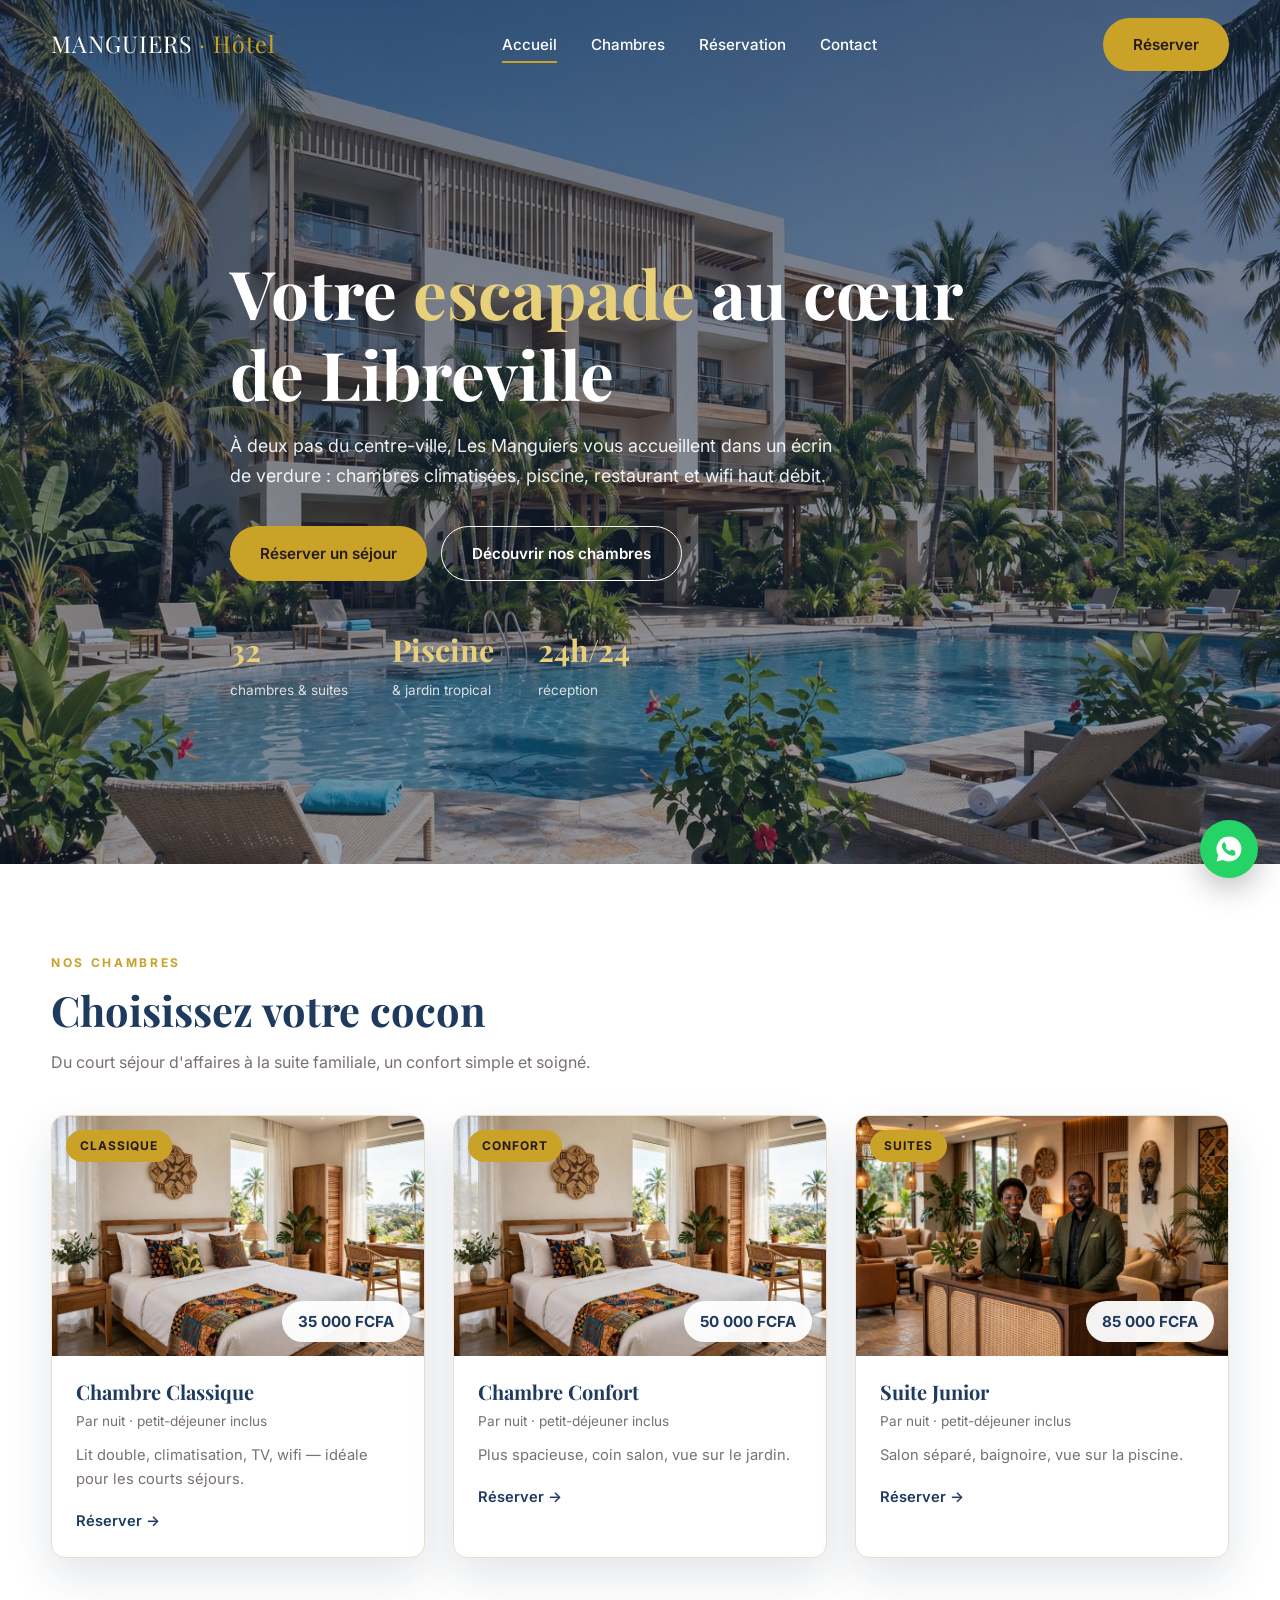
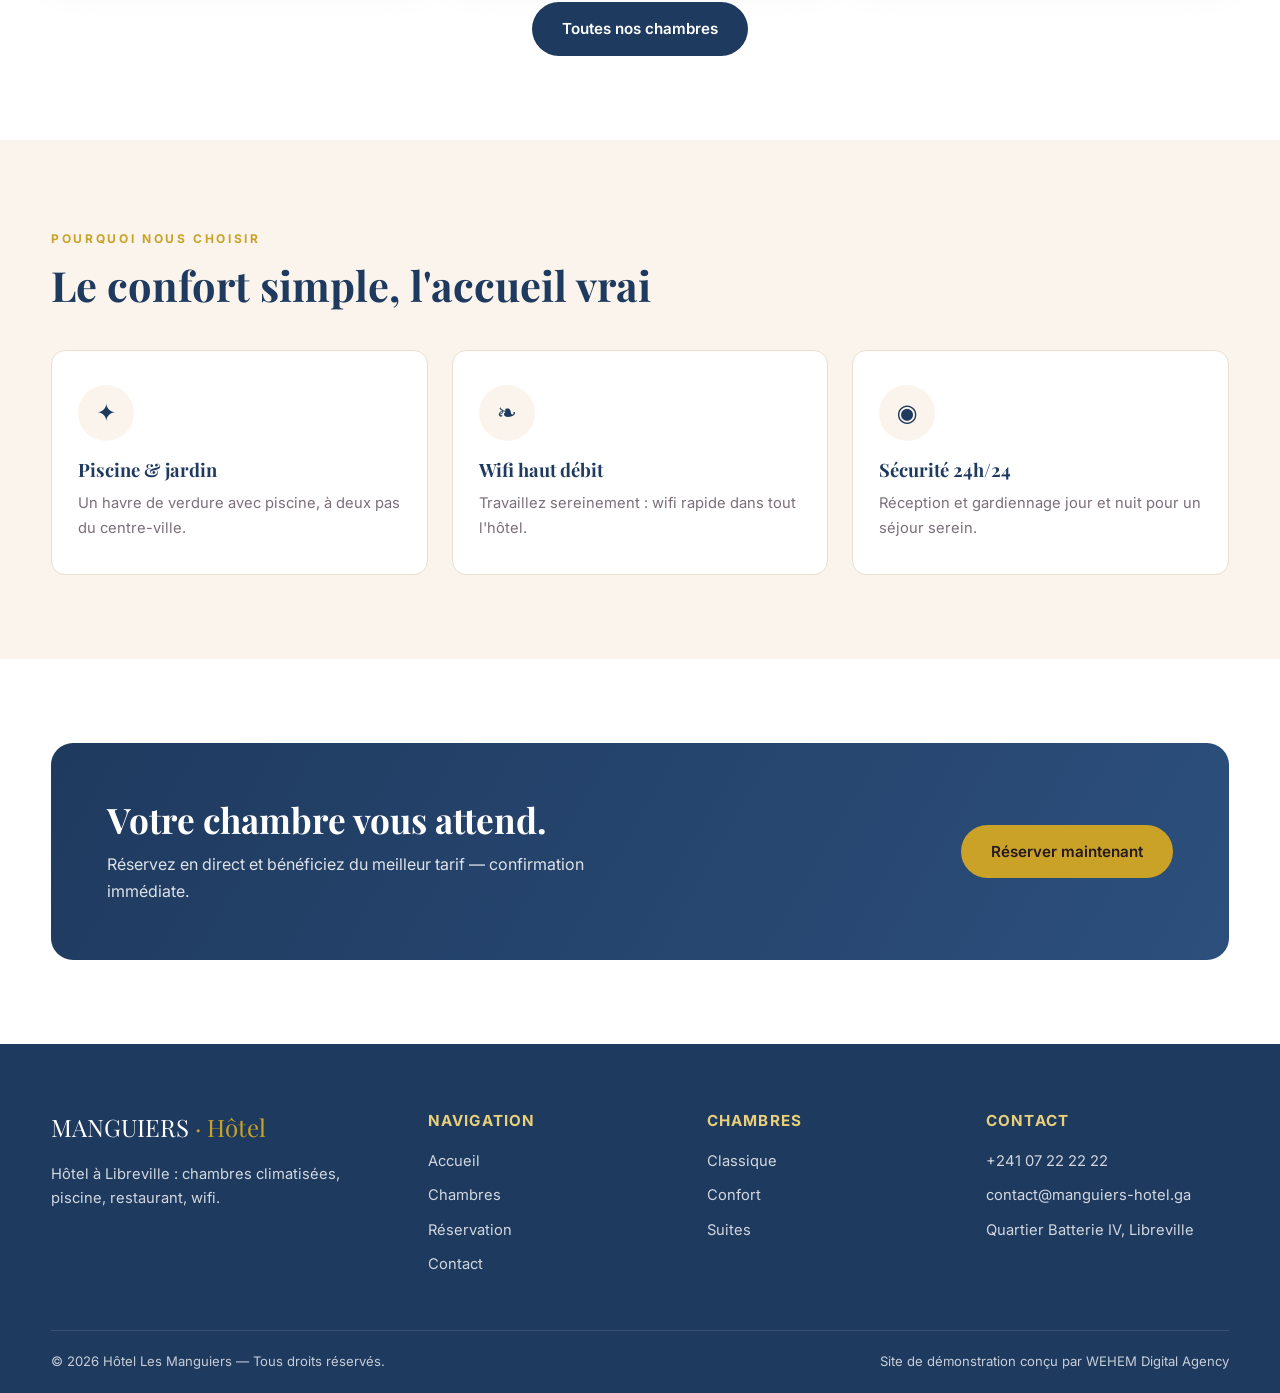
<file: index.html>
<!DOCTYPE html>
<html lang="fr">
<head>
<meta charset="UTF-8">
<meta name="viewport" content="width=device-width, initial-scale=1.0">
<title>Hôtel Les Manguiers — Hôtel à Libreville</title>
<meta name="description" content="Hôtel Les Manguiers à Libreville : chambres climatisées, piscine, restaurant. Réservez votre séjour au cœur de la capitale gabonaise.">
<link rel="preconnect" href="https://fonts.googleapis.com">
<link href="https://fonts.googleapis.com/css2?family=Playfair+Display:wght@500;600;700&family=Inter:wght@400;500;600;700&display=swap" rel="stylesheet">
<link rel="stylesheet" href="styles.css">
</head>
<body>

<header class="header" id="header">
  <div class="container">
    <a href="index.html" class="logo">MANGUIERS<span> · Hôtel</span></a>
    <nav class="nav" id="nav">
      <a href="index.html">Accueil</a>
      <a href="chambres.html">Chambres</a>
      <a href="reservation.html">Réservation</a>
      <a href="contact.html">Contact</a>
    </nav>
    <div class="header-cta">
      <a class="btn btn--or" href="reservation.html">Réserver</a>
      <button class="burger" id="burger" aria-label="Menu"><span></span><span></span><span></span></button>
    </div>
  </div>
</header>

<section class="hero">
  <div class="container hero-contenu">
    <h1>Votre <em>escapade</em> au cœur de Libreville</h1>
    <p>À deux pas du centre-ville, Les Manguiers vous accueillent dans un écrin de verdure : chambres climatisées, piscine, restaurant et wifi haut débit.</p>
    <div class="hero-cta">
      <a class="btn btn--or" href="reservation.html">Réserver un séjour</a>
      <a class="btn btn--ghost" href="chambres.html" style="border-color:#fff;color:#fff">Découvrir nos chambres</a>
    </div>
    <div class="hero-stats">
      <div><strong>32</strong><span>chambres & suites</span></div>
      <div><strong>Piscine</strong><span>& jardin tropical</span></div>
      <div><strong>24h/24</strong><span>réception</span></div>
    </div>
  </div>
</section>

<section class="section">
  <div class="container">
    <span class="kicker reveal">Nos chambres</span>
    <h2 class="titre-section reveal">Choisissez votre cocon</h2>
    <p class="sous-titre reveal">Du court séjour d'affaires à la suite familiale, un confort simple et soigné.</p>
    <div class="grille-presta">
      <article class="carte-presta reveal">
        <a href="reservation.html?prestation=classique"><div class="carte-img">
          <img src="images/chambre.jpg" alt="Chambre Classique" loading="lazy">
          <span class="badge">Classique</span><span class="prix-tag">35 000 FCFA</span>
        </div></a>
        <div class="carte-corps">
          <h3><a href="reservation.html?prestation=classique">Chambre Classique</a></h3>
          <p class="carte-duree">Par nuit · petit-déjeuner inclus</p>
          <p class="desc">Lit double, climatisation, TV, wifi — idéale pour les courts séjours.</p>
          <a class="carte-lien" href="reservation.html?prestation=classique">Réserver →</a>
        </div>
      </article>
      <article class="carte-presta reveal">
        <a href="reservation.html?prestation=confort"><div class="carte-img">
          <img src="images/chambre.jpg" alt="Chambre Confort" loading="lazy">
          <span class="badge">Confort</span><span class="prix-tag">50 000 FCFA</span>
        </div></a>
        <div class="carte-corps">
          <h3><a href="reservation.html?prestation=confort">Chambre Confort</a></h3>
          <p class="carte-duree">Par nuit · petit-déjeuner inclus</p>
          <p class="desc">Plus spacieuse, coin salon, vue sur le jardin.</p>
          <a class="carte-lien" href="reservation.html?prestation=confort">Réserver →</a>
        </div>
      </article>
      <article class="carte-presta reveal">
        <a href="reservation.html?prestation=suite-junior"><div class="carte-img">
          <img src="images/lobby.jpg" alt="Suite Junior" loading="lazy">
          <span class="badge">Suites</span><span class="prix-tag">85 000 FCFA</span>
        </div></a>
        <div class="carte-corps">
          <h3><a href="reservation.html?prestation=suite-junior">Suite Junior</a></h3>
          <p class="carte-duree">Par nuit · petit-déjeuner inclus</p>
          <p class="desc">Salon séparé, baignoire, vue sur la piscine.</p>
          <a class="carte-lien" href="reservation.html?prestation=suite-junior">Réserver →</a>
        </div>
      </article>
    </div>
    <div class="centre reveal"><a class="btn btn--prune" href="chambres.html">Toutes nos chambres</a></div>
  </div>
</section>

<section class="section section--creme">
  <div class="container">
    <span class="kicker reveal">Pourquoi nous choisir</span>
    <h2 class="titre-section reveal">Le confort simple, l'accueil vrai</h2>
    <div class="grille-atouts" style="margin-top:40px">
      <div class="atout reveal">
        <div class="atout-icone">✦</div>
        <h3>Piscine & jardin</h3>
        <p>Un havre de verdure avec piscine, à deux pas du centre-ville.</p>
      </div>
      <div class="atout reveal">
        <div class="atout-icone">❧</div>
        <h3>Wifi haut débit</h3>
        <p>Travaillez sereinement : wifi rapide dans tout l'hôtel.</p>
      </div>
      <div class="atout reveal">
        <div class="atout-icone">◉</div>
        <h3>Sécurité 24h/24</h3>
        <p>Réception et gardiennage jour et nuit pour un séjour serein.</p>
      </div>
    </div>
  </div>
</section>

<section class="section">
  <div class="container">
    <div class="bandeau reveal">
      <div>
        <h2>Votre chambre vous attend.</h2>
        <p>Réservez en direct et bénéficiez du meilleur tarif — confirmation immédiate.</p>
      </div>
      <a class="btn btn--or" href="reservation.html">Réserver maintenant</a>
    </div>
  </div>
</section>

<footer>
  <div class="container">
    <div class="footer-grille">
      <div>
        <p class="footer-logo">MANGUIERS<span> · Hôtel</span></p>
        <p style="opacity:.8;font-size:.92rem">Hôtel à Libreville : chambres climatisées, piscine, restaurant, wifi.</p>
      </div>
      <div>
        <h4>Navigation</h4>
        <a href="index.html">Accueil</a>
        <a href="chambres.html">Chambres</a>
        <a href="reservation.html">Réservation</a>
        <a href="contact.html">Contact</a>
      </div>
      <div>
        <h4>Chambres</h4>
        <a href="chambres.html">Classique</a>
        <a href="chambres.html">Confort</a>
        <a href="chambres.html">Suites</a>
      </div>
      <div>
        <h4>Contact</h4>
        <a href="tel:+24107222222">+241 07 22 22 22</a>
        <a href="mailto:contact@manguiers-hotel.ga">contact@manguiers-hotel.ga</a>
        <a href="contact.html">Quartier Batterie IV, Libreville</a>
      </div>
    </div>
    <div class="footer-bas">
      <span>© <span id="annee"></span> Hôtel Les Manguiers — Tous droits réservés.</span>
      <span>Site de démonstration conçu par <a href="https://wehem-agency.github.io/" style="display:inline">WEHEM Digital Agency</a></span>
    </div>
  </div>
</footer>

<a class="whatsapp-float" href="https://wa.me/24107222222" target="_blank" rel="noopener" aria-label="WhatsApp">
  <svg width="30" height="30" viewBox="0 0 24 24" fill="#fff"><path d="M12 2a10 10 0 0 0-8.6 15.1L2 22l5-1.3A10 10 0 1 0 12 2zm5.4 14.1c-.2.6-1.3 1.2-1.8 1.2-.5.1-1 .2-3.4-.7-2.9-1.2-4.7-4.1-4.9-4.3-.1-.2-1.1-1.5-1.1-2.9s.7-2 1-2.3c.2-.3.5-.3.7-.3h.5c.2 0 .4 0 .6.5s.8 1.9.8 2c.1.1.1.3 0 .5-.3.6-.6.8-.4 1.1.7 1.2 1.6 2 2.8 2.6.3.2.5.1.7-.1l.8-.9c.2-.3.4-.2.7-.1l2 1c.3.1.5.2.6.4 0 .1 0 .5-.2 1.3z"/></svg>
</a>

<script src="app.js"></script>
</body>
</html>
</file>
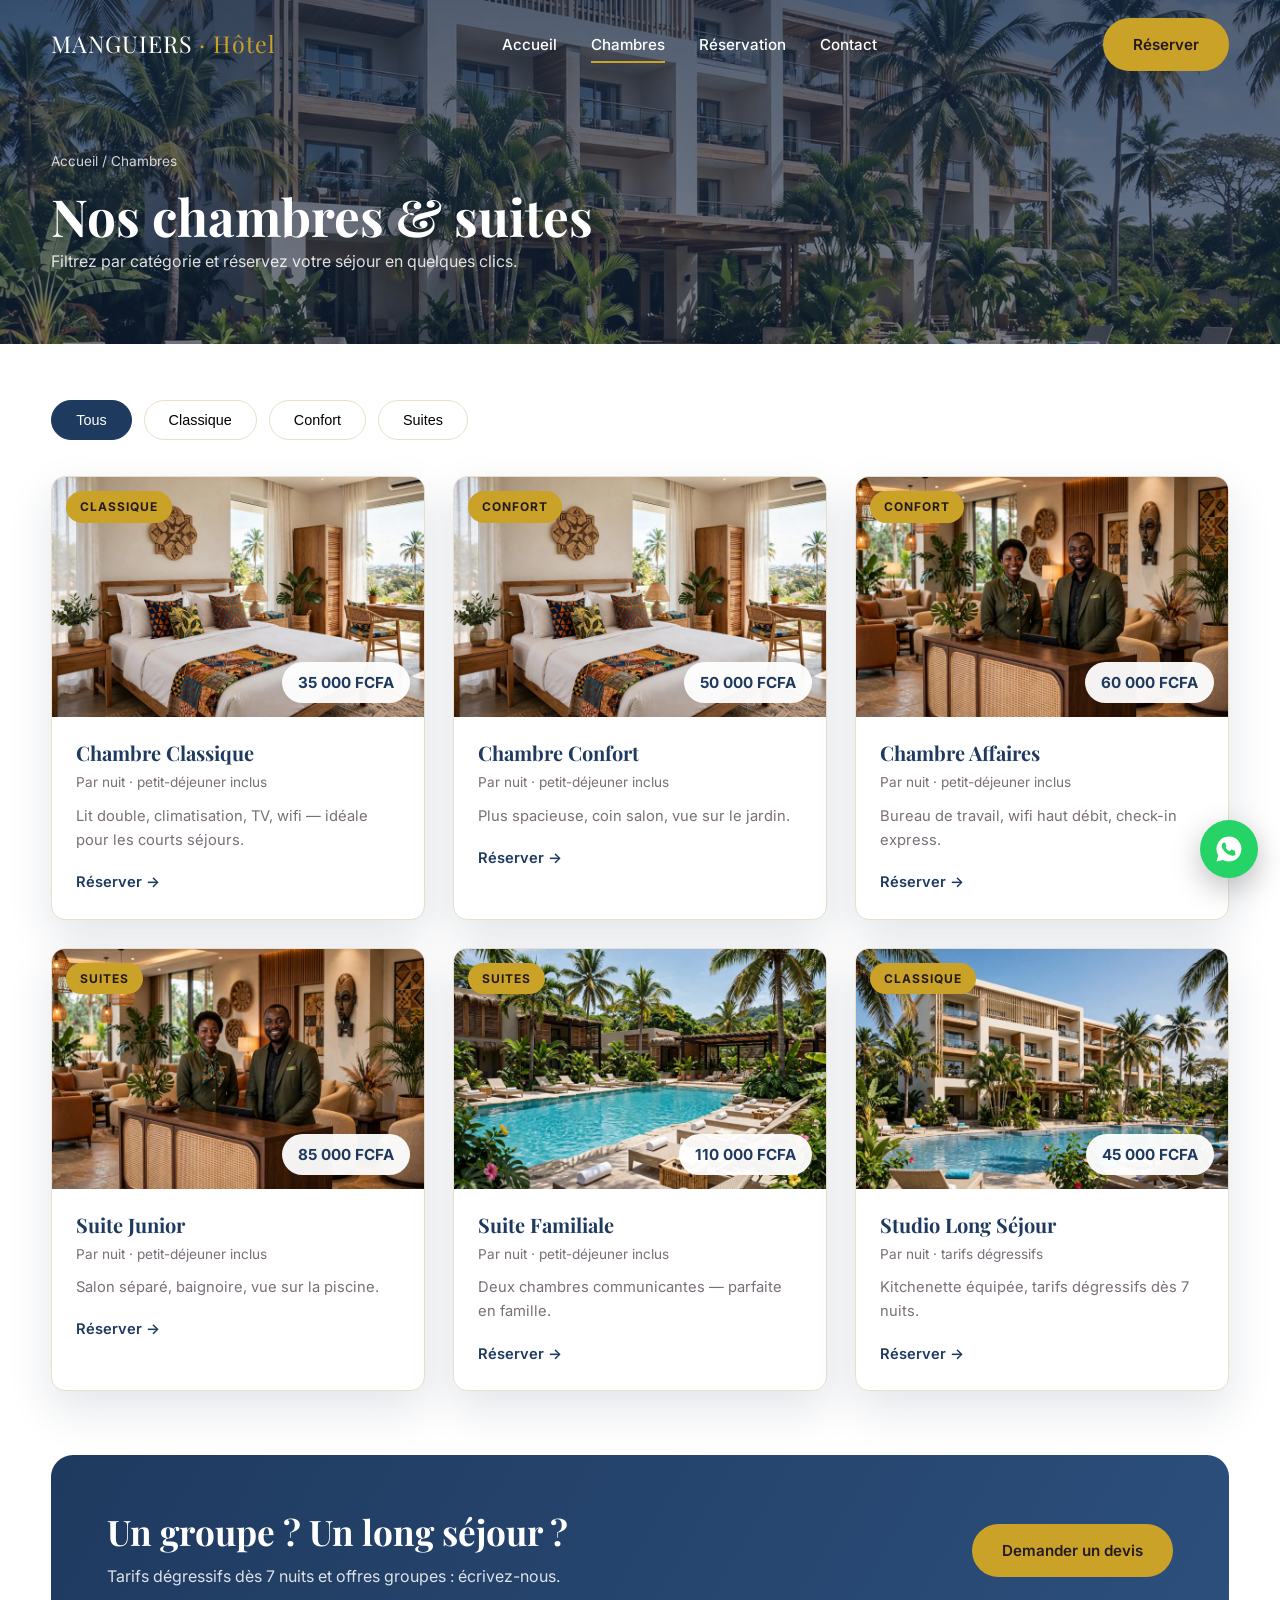
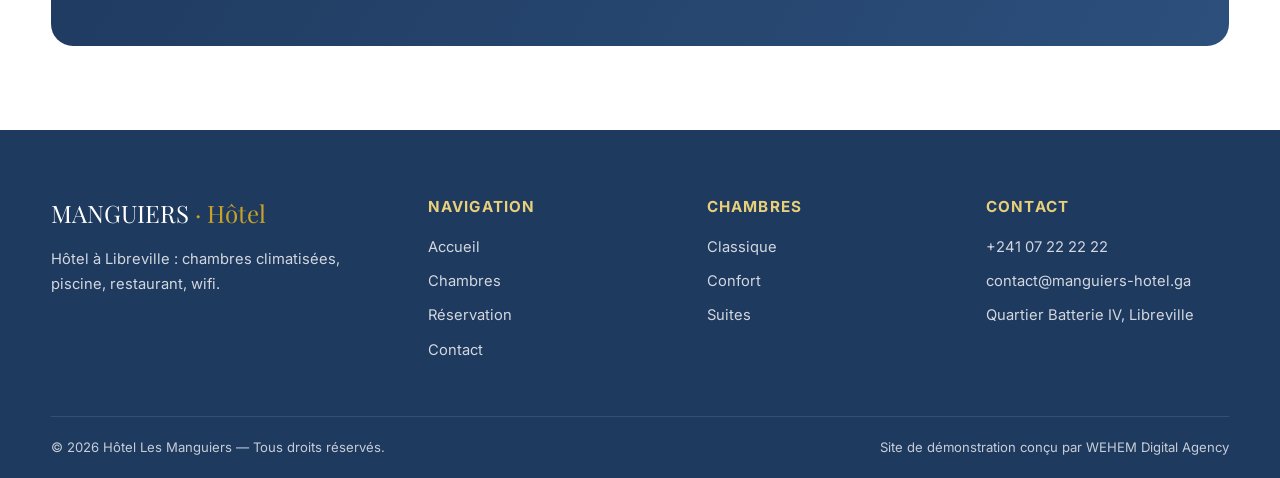
<file: chambres.html>
<!DOCTYPE html>
<html lang="fr">
<head>
<meta charset="UTF-8">
<meta name="viewport" content="width=device-width, initial-scale=1.0">
<title>Nos chambres — Hôtel Les Manguiers, Libreville</title>
<meta name="description" content="Nos chambres et suites : classique, confort, affaires, suites familiales. Tarifs en FCFA par nuit.">
<link rel="preconnect" href="https://fonts.googleapis.com">
<link href="https://fonts.googleapis.com/css2?family=Playfair+Display:wght@500;600;700&family=Inter:wght@400;500;600;700&display=swap" rel="stylesheet">
<link rel="stylesheet" href="styles.css">
</head>
<body>

<header class="header" id="header">
  <div class="container">
    <a href="index.html" class="logo">MANGUIERS<span> · Hôtel</span></a>
    <nav class="nav" id="nav">
      <a href="index.html">Accueil</a>
      <a href="chambres.html">Chambres</a>
      <a href="reservation.html">Réservation</a>
      <a href="contact.html">Contact</a>
    </nav>
    <div class="header-cta">
      <a class="btn btn--or" href="reservation.html">Réserver</a>
      <button class="burger" id="burger" aria-label="Menu"><span></span><span></span><span></span></button>
    </div>
  </div>
</header>

<section class="page-hero">
  <div class="container">
    <p class="fil-ariane">Accueil / Chambres</p>
    <h1>Nos chambres & suites</h1>
    <p style="opacity:.85;max-width:600px">Filtrez par catégorie et réservez votre séjour en quelques clics.</p>
  </div>
</section>

<section class="section" style="padding-top:56px">
  <div class="container">
    <div class="filtres reveal">
      <button class="filtre-btn actif" data-cat="">Tous</button>
      <button class="filtre-btn" data-cat="classique">Classique</button>
      <button class="filtre-btn" data-cat="confort">Confort</button>
      <button class="filtre-btn" data-cat="suites">Suites</button>
    </div>
    <div class="grille-presta" id="grille-presta"></div>
    <div class="bandeau reveal" style="margin-top:64px">
      <div>
        <h2>Un groupe ? Un long séjour ?</h2>
        <p>Tarifs dégressifs dès 7 nuits et offres groupes : écrivez-nous.</p>
      </div>
      <a class="btn btn--or" href="contact.html">Demander un devis</a>
    </div>
  </div>
</section>

<footer>
  <div class="container">
    <div class="footer-grille">
      <div>
        <p class="footer-logo">MANGUIERS<span> · Hôtel</span></p>
        <p style="opacity:.8;font-size:.92rem">Hôtel à Libreville : chambres climatisées, piscine, restaurant, wifi.</p>
      </div>
      <div>
        <h4>Navigation</h4>
        <a href="index.html">Accueil</a>
        <a href="chambres.html">Chambres</a>
        <a href="reservation.html">Réservation</a>
        <a href="contact.html">Contact</a>
      </div>
      <div>
        <h4>Chambres</h4>
        <a href="chambres.html">Classique</a>
        <a href="chambres.html">Confort</a>
        <a href="chambres.html">Suites</a>
      </div>
      <div>
        <h4>Contact</h4>
        <a href="tel:+24107222222">+241 07 22 22 22</a>
        <a href="mailto:contact@manguiers-hotel.ga">contact@manguiers-hotel.ga</a>
        <a href="contact.html">Quartier Batterie IV, Libreville</a>
      </div>
    </div>
    <div class="footer-bas">
      <span>© <span id="annee"></span> Hôtel Les Manguiers — Tous droits réservés.</span>
      <span>Site de démonstration conçu par <a href="https://wehem-agency.github.io/" style="display:inline">WEHEM Digital Agency</a></span>
    </div>
  </div>
</footer>

<a class="whatsapp-float" href="https://wa.me/24107222222" target="_blank" rel="noopener" aria-label="WhatsApp">
  <svg width="30" height="30" viewBox="0 0 24 24" fill="#fff"><path d="M12 2a10 10 0 0 0-8.6 15.1L2 22l5-1.3A10 10 0 1 0 12 2zm5.4 14.1c-.2.6-1.3 1.2-1.8 1.2-.5.1-1 .2-3.4-.7-2.9-1.2-4.7-4.1-4.9-4.3-.1-.2-1.1-1.5-1.1-2.9s.7-2 1-2.3c.2-.3.5-.3.7-.3h.5c.2 0 .4 0 .6.5s.8 1.9.8 2c.1.1.1.3 0 .5-.3.6-.6.8-.4 1.1.7 1.2 1.6 2 2.8 2.6.3.2.5.1.7-.1l.8-.9c.2-.3.4-.2.7-.1l2 1c.3.1.5.2.6.4 0 .1 0 .5-.2 1.3z"/></svg>
</a>

<script src="app.js"></script>
</body>
</html>
</file>
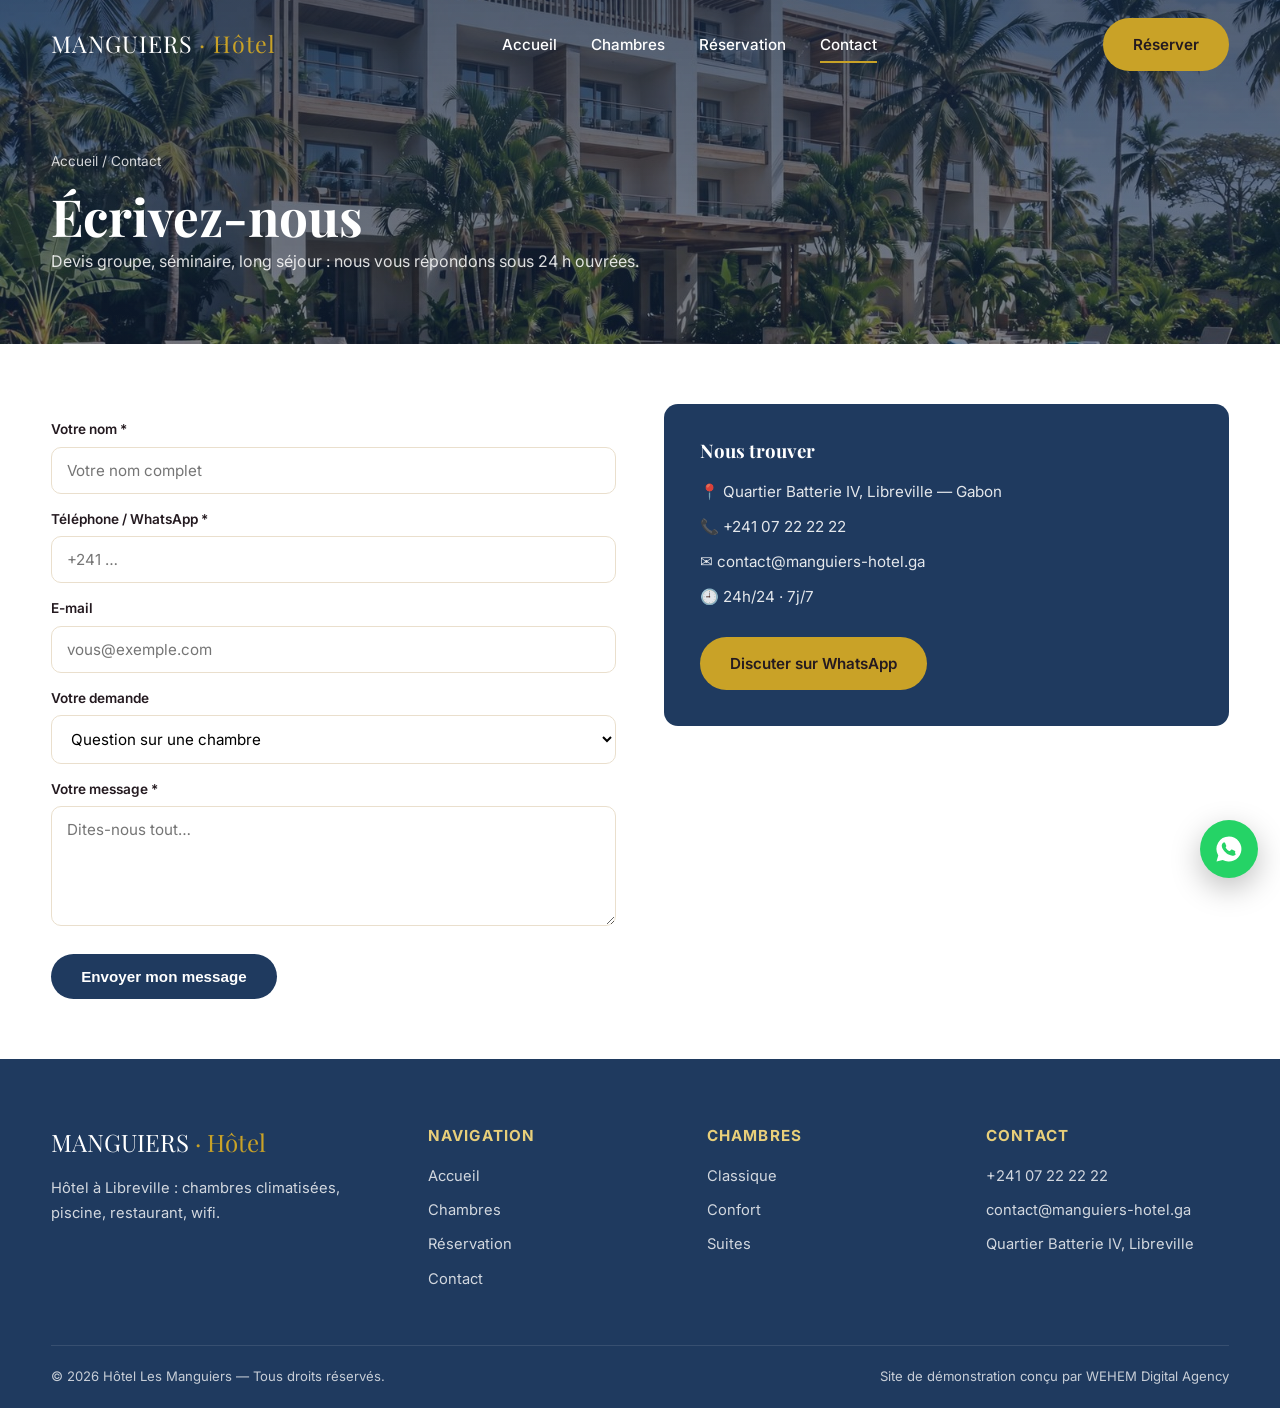
<file: contact.html>
<!DOCTYPE html>
<html lang="fr">
<head>
<meta charset="UTF-8">
<meta name="viewport" content="width=device-width, initial-scale=1.0">
<title>Contact — Hôtel Les Manguiers, Libreville</title>
<meta name="description" content="Contactez l'hôtel Les Manguiers : devis groupe, séminaires, longs séjours. Batterie IV, Libreville.">
<link rel="preconnect" href="https://fonts.googleapis.com">
<link href="https://fonts.googleapis.com/css2?family=Playfair+Display:wght@500;600;700&family=Inter:wght@400;500;600;700&display=swap" rel="stylesheet">
<link rel="stylesheet" href="styles.css">
</head>
<body>

<header class="header" id="header">
  <div class="container">
    <a href="index.html" class="logo">MANGUIERS<span> · Hôtel</span></a>
    <nav class="nav" id="nav">
      <a href="index.html">Accueil</a>
      <a href="chambres.html">Chambres</a>
      <a href="reservation.html">Réservation</a>
      <a href="contact.html">Contact</a>
    </nav>
    <div class="header-cta">
      <a class="btn btn--or" href="reservation.html">Réserver</a>
      <button class="burger" id="burger" aria-label="Menu"><span></span><span></span><span></span></button>
    </div>
  </div>
</header>

<section class="page-hero">
  <div class="container">
    <p class="fil-ariane">Accueil / Contact</p>
    <h1>Écrivez-nous</h1>
    <p style="opacity:.85;max-width:600px">Devis groupe, séminaire, long séjour : nous vous répondons sous 24 h ouvrées.</p>
  </div>
</section>

<div class="container">
  <div class="contact-grille">
    <div class="reveal">
      <form class="formulaire" data-demo>
        <label for="c-nom">Votre nom *</label>
        <input id="c-nom" type="text" required placeholder="Votre nom complet">
        <label for="c-tel">Téléphone / WhatsApp *</label>
        <input id="c-tel" type="tel" required placeholder="+241 …">
        <label for="c-email">E-mail</label>
        <input id="c-email" type="email" placeholder="vous@exemple.com">
        <label for="c-sujet">Votre demande</label>
        <select id="c-sujet">
          <option>Question sur une chambre</option>
          <option>Devis groupe / séminaire</option>
          <option>Long séjour</option>
          <option>Partenariat</option>
          <option>Autre demande</option>
        </select>
        <label for="c-msg">Votre message *</label>
        <textarea id="c-msg" required placeholder="Dites-nous tout…"></textarea>
        <button class="btn btn--prune" type="submit" style="margin-top:20px">Envoyer mon message</button>
        <p class="form-ok">✓ Message envoyé ! Nous vous répondrons sous 24 h ouvrées.</p>
      </form>
    </div>
    <div>
      <div class="carte-adresse reveal">
        <h3>Nous trouver</h3>
        <p>📍 Quartier Batterie IV, Libreville — Gabon</p>
        <p>📞 <a href="tel:+24107222222">+241 07 22 22 22</a></p>
        <p>✉️ <a href="mailto:contact@manguiers-hotel.ga">contact@manguiers-hotel.ga</a></p>
        <p>🕘 24h/24 · 7j/7</p>
        <a class="btn btn--or" href="https://wa.me/24107222222" target="_blank" rel="noopener" style="margin-top:18px">Discuter sur WhatsApp</a>
      </div>
    </div>
  </div>
</div>

<footer>
  <div class="container">
    <div class="footer-grille">
      <div>
        <p class="footer-logo">MANGUIERS<span> · Hôtel</span></p>
        <p style="opacity:.8;font-size:.92rem">Hôtel à Libreville : chambres climatisées, piscine, restaurant, wifi.</p>
      </div>
      <div>
        <h4>Navigation</h4>
        <a href="index.html">Accueil</a>
        <a href="chambres.html">Chambres</a>
        <a href="reservation.html">Réservation</a>
        <a href="contact.html">Contact</a>
      </div>
      <div>
        <h4>Chambres</h4>
        <a href="chambres.html">Classique</a>
        <a href="chambres.html">Confort</a>
        <a href="chambres.html">Suites</a>
      </div>
      <div>
        <h4>Contact</h4>
        <a href="tel:+24107222222">+241 07 22 22 22</a>
        <a href="mailto:contact@manguiers-hotel.ga">contact@manguiers-hotel.ga</a>
        <a href="contact.html">Quartier Batterie IV, Libreville</a>
      </div>
    </div>
    <div class="footer-bas">
      <span>© <span id="annee"></span> Hôtel Les Manguiers — Tous droits réservés.</span>
      <span>Site de démonstration conçu par <a href="https://wehem-agency.github.io/" style="display:inline">WEHEM Digital Agency</a></span>
    </div>
  </div>
</footer>

<a class="whatsapp-float" href="https://wa.me/24107222222" target="_blank" rel="noopener" aria-label="WhatsApp">
  <svg width="30" height="30" viewBox="0 0 24 24" fill="#fff"><path d="M12 2a10 10 0 0 0-8.6 15.1L2 22l5-1.3A10 10 0 1 0 12 2zm5.4 14.1c-.2.6-1.3 1.2-1.8 1.2-.5.1-1 .2-3.4-.7-2.9-1.2-4.7-4.1-4.9-4.3-.1-.2-1.1-1.5-1.1-2.9s.7-2 1-2.3c.2-.3.5-.3.7-.3h.5c.2 0 .4 0 .6.5s.8 1.9.8 2c.1.1.1.3 0 .5-.3.6-.6.8-.4 1.1.7 1.2 1.6 2 2.8 2.6.3.2.5.1.7-.1l.8-.9c.2-.3.4-.2.7-.1l2 1c.3.1.5.2.6.4 0 .1 0 .5-.2 1.3z"/></svg>
</a>

<script src="app.js"></script>
</body>
</html>
</file>
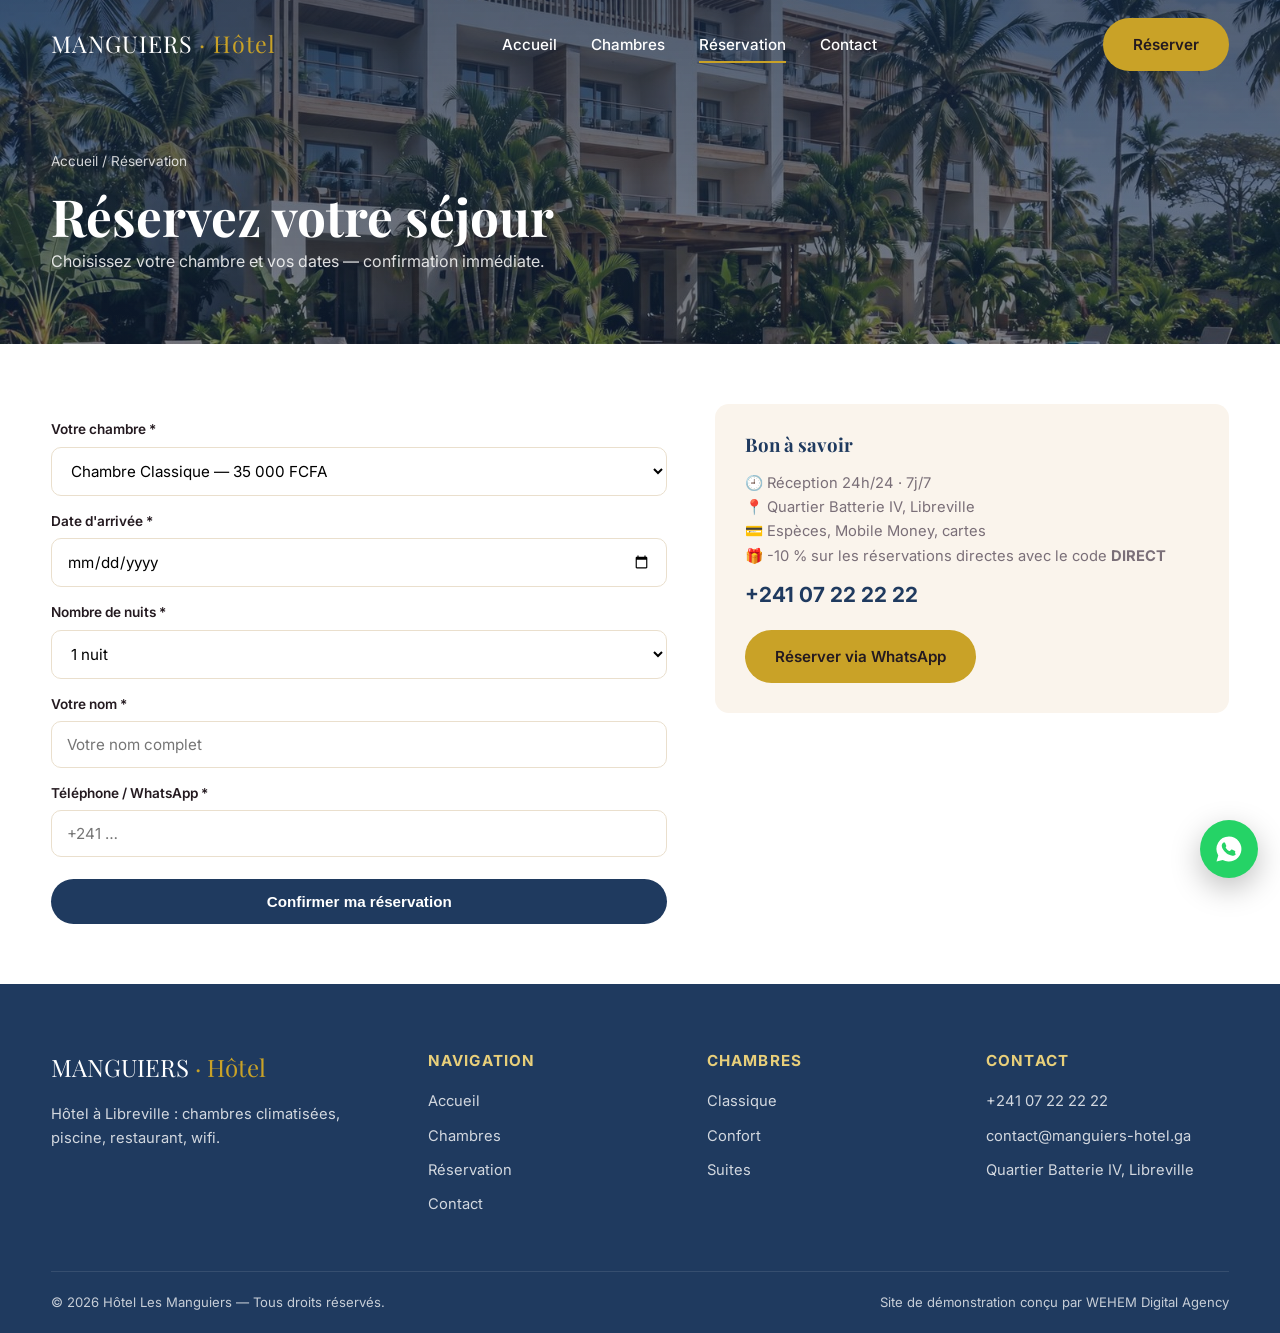
<file: reservation.html>
<!DOCTYPE html>
<html lang="fr">
<head>
<meta charset="UTF-8">
<meta name="viewport" content="width=device-width, initial-scale=1.0">
<title>Réservation — Hôtel Les Manguiers, Libreville</title>
<meta name="description" content="Réservez votre séjour en ligne : choisissez votre chambre et vos dates. Confirmation immédiate.">
<link rel="preconnect" href="https://fonts.googleapis.com">
<link href="https://fonts.googleapis.com/css2?family=Playfair+Display:wght@500;600;700&family=Inter:wght@400;500;600;700&display=swap" rel="stylesheet">
<link rel="stylesheet" href="styles.css">
</head>
<body>

<header class="header" id="header">
  <div class="container">
    <a href="index.html" class="logo">MANGUIERS<span> · Hôtel</span></a>
    <nav class="nav" id="nav">
      <a href="index.html">Accueil</a>
      <a href="chambres.html">Chambres</a>
      <a href="reservation.html">Réservation</a>
      <a href="contact.html">Contact</a>
    </nav>
    <div class="header-cta">
      <a class="btn btn--or" href="reservation.html">Réserver</a>
      <button class="burger" id="burger" aria-label="Menu"><span></span><span></span><span></span></button>
    </div>
  </div>
</header>

<section class="page-hero">
  <div class="container">
    <p class="fil-ariane">Accueil / Réservation</p>
    <h1>Réservez votre séjour</h1>
    <p style="opacity:.85;max-width:600px">Choisissez votre chambre et vos dates — confirmation immédiate.</p>
  </div>
</section>

<div class="container">
  <div class="resa-grille">
    <div class="reveal">
      <form class="formulaire" id="form-resa" data-demo>
        <label for="r-prestation">Votre chambre *</label>
        <select id="r-prestation" required></select>
        <label for="r-date">Date d'arrivée *</label>
        <input id="r-date" type="date" required>
        <label for="r-nuits">Nombre de nuits *</label>
        <select id="r-nuits" required>
          <option>1 nuit</option><option>2 nuits</option><option>3 nuits</option>
          <option>4 nuits</option><option>5 nuits</option><option>6 nuits</option>
          <option>7 nuits</option><option>8 à 14 nuits</option><option>15 nuits et plus</option>
        </select>
        <label for="r-nom">Votre nom *</label>
        <input id="r-nom" type="text" required placeholder="Votre nom complet">
        <label for="r-tel">Téléphone / WhatsApp *</label>
        <input id="r-tel" type="tel" required placeholder="+241 …">
        <button class="btn btn--prune" type="submit" style="width:100%;justify-content:center;margin-top:22px">Confirmer ma réservation</button>
        <p class="form-ok">✓ Réservation envoyée ! Nous vous confirmons par WhatsApp dans l'heure.</p>
      </form>
    </div>
    <aside>
      <div class="encadre reveal">
        <h3>Bon à savoir</h3>
        <p style="font-size:.92rem;color:var(--gris)">🕘 Réception 24h/24 · 7j/7</p>
        <p style="font-size:.92rem;color:var(--gris)">📍 Quartier Batterie IV, Libreville</p>
        <p style="font-size:.92rem;color:var(--gris)">💳 Espèces, Mobile Money, cartes</p>
        <p style="font-size:.92rem;color:var(--gris)">🎁 -10 % sur les réservations directes avec le code <strong>DIRECT</strong></p>
        <a class="tel" href="tel:+24107222222">+241 07 22 22 22</a>
        <a class="btn btn--or" href="https://wa.me/24107222222" target="_blank" rel="noopener">Réserver via WhatsApp</a>
      </div>
    </aside>
  </div>
</div>

<footer>
  <div class="container">
    <div class="footer-grille">
      <div>
        <p class="footer-logo">MANGUIERS<span> · Hôtel</span></p>
        <p style="opacity:.8;font-size:.92rem">Hôtel à Libreville : chambres climatisées, piscine, restaurant, wifi.</p>
      </div>
      <div>
        <h4>Navigation</h4>
        <a href="index.html">Accueil</a>
        <a href="chambres.html">Chambres</a>
        <a href="reservation.html">Réservation</a>
        <a href="contact.html">Contact</a>
      </div>
      <div>
        <h4>Chambres</h4>
        <a href="chambres.html">Classique</a>
        <a href="chambres.html">Confort</a>
        <a href="chambres.html">Suites</a>
      </div>
      <div>
        <h4>Contact</h4>
        <a href="tel:+24107222222">+241 07 22 22 22</a>
        <a href="mailto:contact@manguiers-hotel.ga">contact@manguiers-hotel.ga</a>
        <a href="contact.html">Quartier Batterie IV, Libreville</a>
      </div>
    </div>
    <div class="footer-bas">
      <span>© <span id="annee"></span> Hôtel Les Manguiers — Tous droits réservés.</span>
      <span>Site de démonstration conçu par <a href="https://wehem-agency.github.io/" style="display:inline">WEHEM Digital Agency</a></span>
    </div>
  </div>
</footer>

<a class="whatsapp-float" href="https://wa.me/24107222222" target="_blank" rel="noopener" aria-label="WhatsApp">
  <svg width="30" height="30" viewBox="0 0 24 24" fill="#fff"><path d="M12 2a10 10 0 0 0-8.6 15.1L2 22l5-1.3A10 10 0 1 0 12 2zm5.4 14.1c-.2.6-1.3 1.2-1.8 1.2-.5.1-1 .2-3.4-.7-2.9-1.2-4.7-4.1-4.9-4.3-.1-.2-1.1-1.5-1.1-2.9s.7-2 1-2.3c.2-.3.5-.3.7-.3h.5c.2 0 .4 0 .6.5s.8 1.9.8 2c.1.1.1.3 0 .5-.3.6-.6.8-.4 1.1.7 1.2 1.6 2 2.8 2.6.3.2.5.1.7-.1l.8-.9c.2-.3.4-.2.7-.1l2 1c.3.1.5.2.6.4 0 .1 0 .5-.2 1.3z"/></svg>
</a>

<script src="app.js"></script>
</body>
</html>
</file>
<file: styles.css>
/* HÔTEL LES MANGUIERS — Hôtel (site de démonstration WEHEM) */
:root{
  --prune:#1f3a5f; --prune-2:#2c4f7c; --or:#c9a227; --or-clair:#e8cf7a;
  --creme:#faf4ec; --blanc:#ffffff; --encre:#241a20; --gris:#7a6f78;
  --bord:#eadfcd; --ombre:0 18px 45px rgba(20,40,70,.12);
  --rayon:14px; --font-titre:'Playfair Display',Georgia,serif; --font-texte:'Inter',system-ui,sans-serif;
}
*{margin:0;padding:0;box-sizing:border-box}
html{scroll-behavior:smooth}
body{font-family:var(--font-texte);color:var(--encre);background:var(--blanc);line-height:1.65;font-size:16px}
img{max-width:100%;display:block}
a{color:inherit;text-decoration:none}
.container{width:min(1180px,92%);margin:0 auto}
h1,h2,h3{font-family:var(--font-titre);line-height:1.2;color:var(--prune)}
.section{padding:84px 0}
.section--creme{background:var(--creme)}
.kicker{display:inline-block;text-transform:uppercase;letter-spacing:.22em;font-size:.75rem;color:var(--or);font-weight:700;margin-bottom:12px}
.titre-section{font-size:clamp(1.7rem,3.4vw,2.6rem);margin-bottom:14px}
.sous-titre{color:var(--gris);max-width:640px;margin-bottom:40px}
.btn{display:inline-flex;align-items:center;gap:10px;padding:14px 30px;border-radius:999px;font-weight:600;border:none;cursor:pointer;transition:.25s;font-size:.95rem}
.btn--or{background:var(--or);color:#241a20}
.btn--or:hover{background:var(--or-clair);transform:translateY(-2px)}
.btn--prune{background:var(--prune);color:#fff}
.btn--prune:hover{background:var(--prune-2);transform:translateY(-2px)}
.btn--ghost{border:1.5px solid var(--prune);color:var(--prune);background:transparent}
.btn--ghost:hover{background:var(--prune);color:#fff}

/* Header */
.header{position:fixed;inset:0 0 auto 0;z-index:50;transition:.3s;padding:18px 0}
.header .container{display:flex;align-items:center;justify-content:space-between}
.header--scrolled{background:rgba(255,255,255,.96);backdrop-filter:blur(10px);box-shadow:0 4px 24px rgba(0,0,0,.08);padding:12px 0}
.logo{font-family:var(--font-titre);font-size:1.45rem;color:#fff;letter-spacing:.04em}
.logo span{color:var(--or)}
.header--scrolled .logo{color:var(--prune)}
.nav{display:flex;gap:34px;align-items:center}
.nav a{color:#fff;font-weight:500;font-size:.95rem;position:relative}
.header--scrolled .nav a{color:var(--prune)}
.nav a::after{content:"";position:absolute;left:0;bottom:-6px;width:0;height:2px;background:var(--or);transition:.25s}
.nav a:hover::after,.nav a.actif::after{width:100%}
.header-cta{display:flex;gap:12px;align-items:center}
.burger{display:none;background:none;border:none;cursor:pointer;flex-direction:column;gap:5px;padding:6px}
.burger span{width:26px;height:2.5px;background:#fff;border-radius:2px;transition:.3s}
.header--scrolled .burger span{background:var(--prune)}

/* Hero */
.hero{min-height:96vh;display:flex;align-items:center;position:relative;color:#fff;
  background:linear-gradient(rgba(20,40,70,.62),rgba(20,40,70,.42)),url('images/hero-hotel.jpg') center/cover}
.hero-contenu{padding-top:90px;max-width:820px}
.hero h1{color:#fff;font-size:clamp(2.4rem,5.5vw,4.2rem);margin-bottom:18px}
.hero h1 em{color:var(--or-clair);font-style:normal}
.hero p{font-size:1.12rem;opacity:.92;margin-bottom:36px;max-width:620px}
.hero-cta{display:flex;gap:14px;flex-wrap:wrap}
.hero-stats{display:flex;gap:44px;margin-top:44px}
.hero-stats div strong{display:block;font-family:var(--font-titre);font-size:1.9rem;color:var(--or-clair)}
.hero-stats div span{font-size:.85rem;opacity:.8}

/* Cartes prestations */
.grille-presta{display:grid;grid-template-columns:repeat(3,1fr);gap:28px}
.carte-presta{background:#fff;border-radius:var(--rayon);overflow:hidden;box-shadow:var(--ombre);transition:.3s;border:1px solid var(--bord)}
.carte-presta:hover{transform:translateY(-6px)}
.carte-img{position:relative;height:240px;overflow:hidden}
.carte-img img{width:100%;height:100%;object-fit:cover;transition:.5s}
.carte-presta:hover .carte-img img{transform:scale(1.06)}
.badge{position:absolute;top:14px;left:14px;background:var(--or);color:#241a20;font-size:.75rem;font-weight:700;
  padding:6px 14px;border-radius:999px;text-transform:uppercase;letter-spacing:.08em}
.prix-tag{position:absolute;bottom:14px;right:14px;background:rgba(255,255,255,.95);color:var(--prune);
  font-weight:700;padding:8px 16px;border-radius:999px;font-size:.95rem}
.carte-corps{padding:24px}
.carte-corps h3{font-size:1.25rem;margin-bottom:6px}
.carte-duree{color:var(--gris);font-size:.85rem;margin-bottom:10px}
.carte-corps p.desc{font-size:.92rem;color:var(--gris);margin-bottom:16px}
.carte-lien{color:var(--prune);font-weight:600;font-size:.92rem}
.carte-lien:hover{color:var(--or)}
.centre{text-align:center;margin-top:44px}

/* Filtres */
.filtres{display:flex;gap:12px;flex-wrap:wrap;margin-bottom:36px}
.filtre-btn{padding:11px 24px;border-radius:999px;border:1.5px solid var(--bord);background:#fff;
  cursor:pointer;font-size:.9rem;font-weight:500;transition:.2s}
.filtre-btn:hover{border-color:var(--prune)}
.filtre-btn.actif{background:var(--prune);color:#fff;border-color:var(--prune)}
.vide{text-align:center;padding:60px;color:var(--gris);grid-column:1/-1}

/* Bandeau */
.bandeau{background:linear-gradient(120deg,var(--prune),var(--prune-2));color:#fff;border-radius:22px;
  padding:56px;display:flex;align-items:center;justify-content:space-between;gap:32px;flex-wrap:wrap}
.bandeau h2{color:#fff;font-size:clamp(1.5rem,3vw,2.2rem);margin-bottom:10px}
.bandeau p{opacity:.85;max-width:520px}

/* Atouts */
.grille-atouts{display:grid;grid-template-columns:repeat(3,1fr);gap:24px}
.atout{background:#fff;border:1px solid var(--bord);border-radius:var(--rayon);padding:34px 26px}
.atout-icone{width:56px;height:56px;border-radius:50%;background:var(--creme);color:var(--prune);
  display:flex;align-items:center;justify-content:center;font-size:1.5rem;margin-bottom:18px}
.atout h3{font-size:1.15rem;margin-bottom:10px}
.atout p{font-size:.92rem;color:var(--gris)}

/* Page hero */
.page-hero{background:linear-gradient(rgba(20,40,70,.72),rgba(20,40,70,.55)),url('images/hero-hotel.jpg') center/cover;
  padding:150px 0 70px;color:#fff}
.page-hero h1{color:#fff;font-size:clamp(2rem,4.5vw,3.2rem)}
.fil-ariane{font-size:.85rem;opacity:.8;margin-bottom:14px}

/* Formulaires */
.formulaire label{display:block;font-size:.85rem;font-weight:600;margin:14px 0 6px}
.formulaire input,.formulaire select,.formulaire textarea{width:100%;padding:13px 15px;border:1.5px solid var(--bord);
  border-radius:10px;font-size:.95rem;font-family:var(--font-texte);outline:none;transition:.2s;background:#fff}
.formulaire input:focus,.formulaire select:focus,.formulaire textarea:focus{border-color:var(--or)}
.formulaire textarea{min-height:120px;resize:vertical}
.form-ok{display:none;background:#e9f7ef;border:1px solid #9ed9b4;color:#1d6b3c;border-radius:10px;padding:16px;margin-top:16px}
.resa-grille{display:grid;grid-template-columns:1.2fr 1fr;gap:48px;padding:60px 0;align-items:start}
.encadre{background:var(--creme);border-radius:var(--rayon);padding:30px;position:sticky;top:110px}
.encadre h3{margin-bottom:14px}
.encadre .tel{font-size:1.3rem;font-weight:700;color:var(--prune);margin:10px 0 18px;display:block}
.creneaux{display:grid;grid-template-columns:repeat(3,1fr);gap:10px;margin-top:6px}
.creneau{padding:12px;border:1.5px solid var(--bord);border-radius:10px;text-align:center;cursor:pointer;font-size:.9rem;background:#fff;transition:.2s}
.creneau:hover{border-color:var(--prune)}
.creneau.choisi{background:var(--prune);color:#fff;border-color:var(--prune)}

/* Contact */
.contact-grille{display:grid;grid-template-columns:1fr 1fr;gap:48px;padding:60px 0;align-items:start}
.carte-adresse{background:var(--prune);color:#fff;border-radius:var(--rayon);padding:36px}
.carte-adresse h3{color:#fff;margin-bottom:16px}
.carte-adresse p{opacity:.88;margin-bottom:10px;font-size:.95rem}

/* Footer */
footer{background:var(--prune);color:#fff;padding:64px 0 0}
.footer-grille{display:grid;grid-template-columns:1.4fr 1fr 1fr 1fr;gap:36px;padding-bottom:44px}
.footer-grille h4{color:var(--or-clair);margin-bottom:16px;font-size:.95rem;text-transform:uppercase;letter-spacing:.08em}
.footer-grille a{display:block;opacity:.8;margin-bottom:10px;font-size:.92rem}
.footer-grille a:hover{opacity:1;color:var(--or-clair)}
.footer-logo{font-family:var(--font-titre);font-size:1.5rem;margin-bottom:14px}
.footer-logo span{color:var(--or)}
.footer-bas{border-top:1px solid rgba(255,255,255,.14);padding:20px 0;display:flex;justify-content:space-between;
  gap:12px;flex-wrap:wrap;font-size:.82rem;opacity:.75}

/* Divers */
.whatsapp-float{position:fixed;right:22px;bottom:22px;z-index:60;width:58px;height:58px;border-radius:50%;
  background:#25d366;display:flex;align-items:center;justify-content:center;box-shadow:0 10px 30px rgba(0,0,0,.25);transition:.25s}
.whatsapp-float:hover{transform:scale(1.1)}
.reveal{opacity:0;transform:translateY(28px);transition:opacity .7s,transform .7s}
.reveal.visible{opacity:1;transform:none}

@media(max-width:1024px){
  .grille-presta{grid-template-columns:repeat(2,1fr)}
  .grille-atouts{grid-template-columns:repeat(2,1fr)}
  .resa-grille,.contact-grille{grid-template-columns:1fr}
  .footer-grille{grid-template-columns:1fr 1fr}
}
@media(max-width:768px){
  .nav{position:fixed;inset:0 0 0 auto;width:min(320px,84vw);background:var(--prune);flex-direction:column;
    align-items:flex-start;padding:100px 36px;gap:26px;transform:translateX(100%);transition:.35s}
  .nav.ouvert{transform:none}
  .nav a{color:#fff!important;font-size:1.1rem}
  .burger{display:flex;z-index:60}
  .burger.ouvert span:nth-child(1){transform:translateY(7.5px) rotate(45deg)}
  .burger.ouvert span:nth-child(2){opacity:0}
  .burger.ouvert span:nth-child(3){transform:translateY(-7.5px) rotate(-45deg)}
  .header-cta .btn{display:none}
  .grille-presta,.grille-atouts{grid-template-columns:1fr}
  .hero-stats{flex-wrap:wrap;gap:24px}
  .bandeau{padding:36px 28px}
  .section{padding:60px 0}
  .creneaux{grid-template-columns:repeat(2,1fr)}
}
</file>
